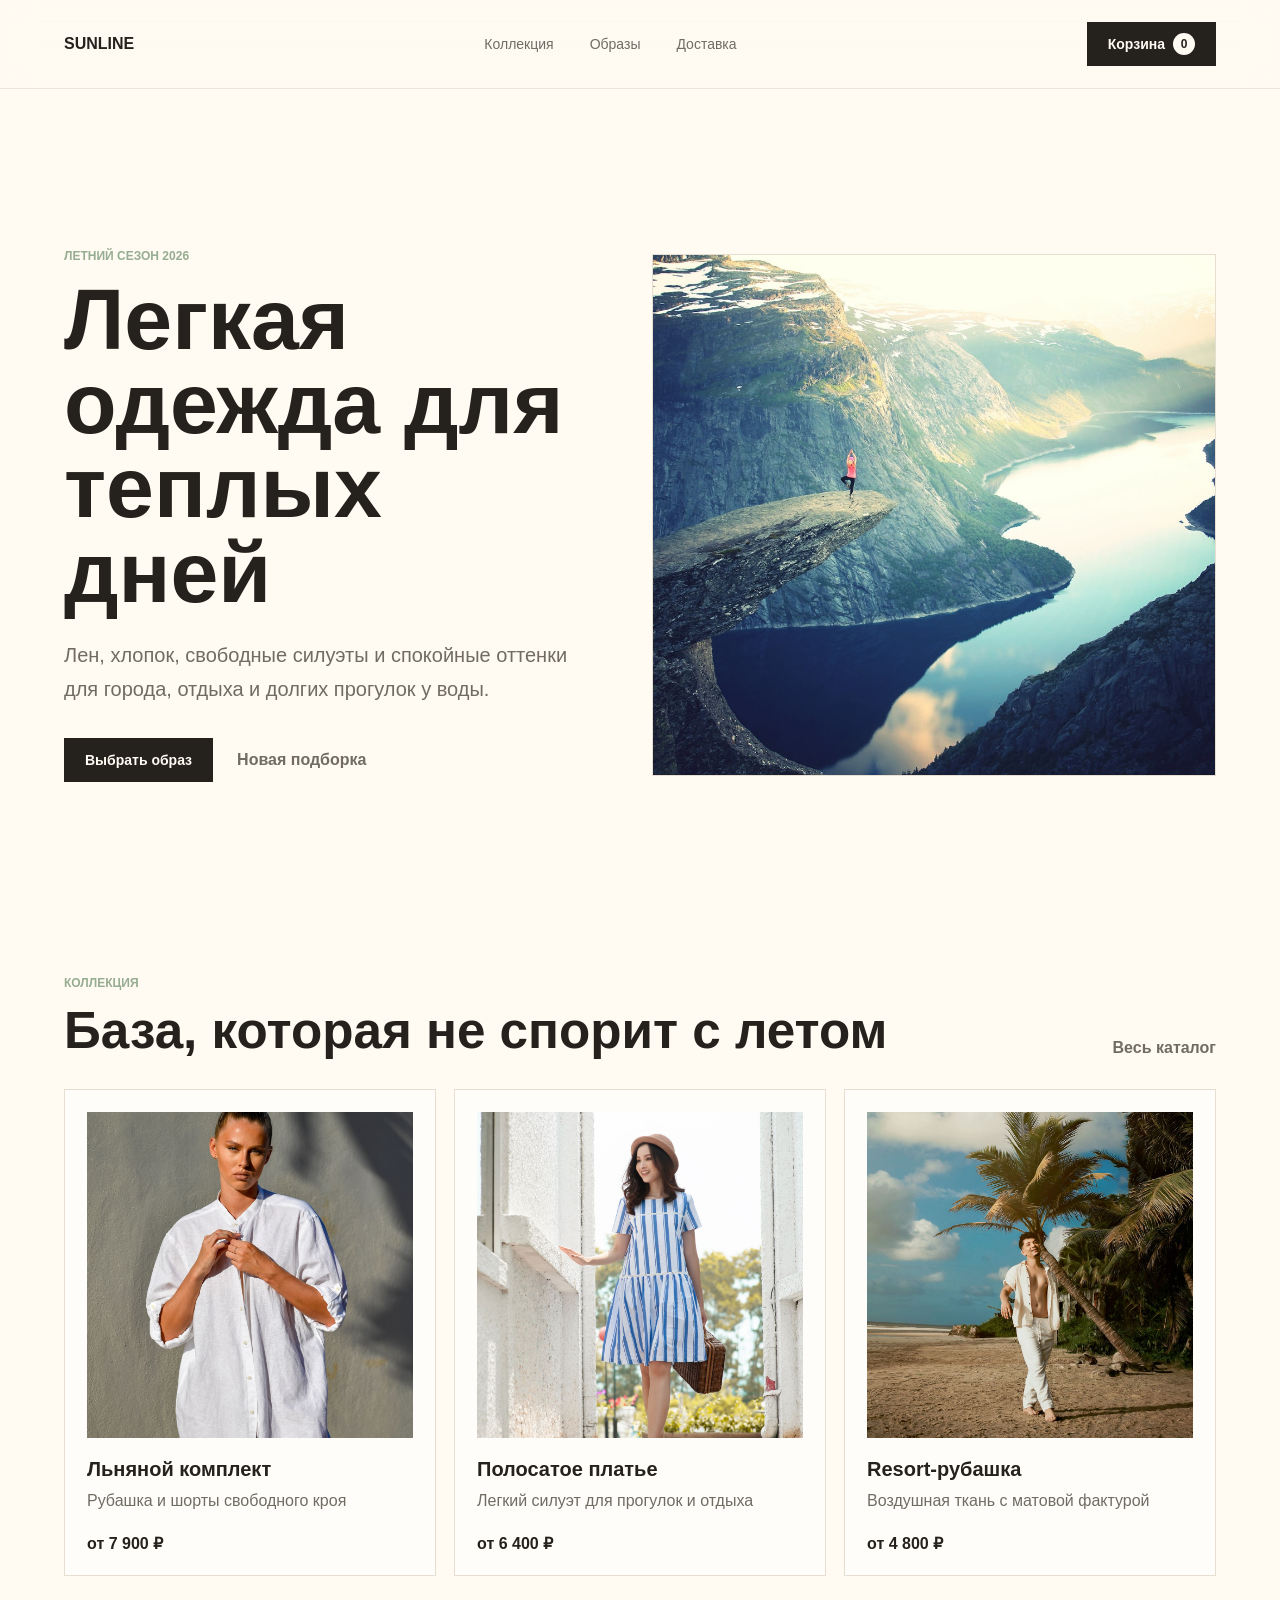
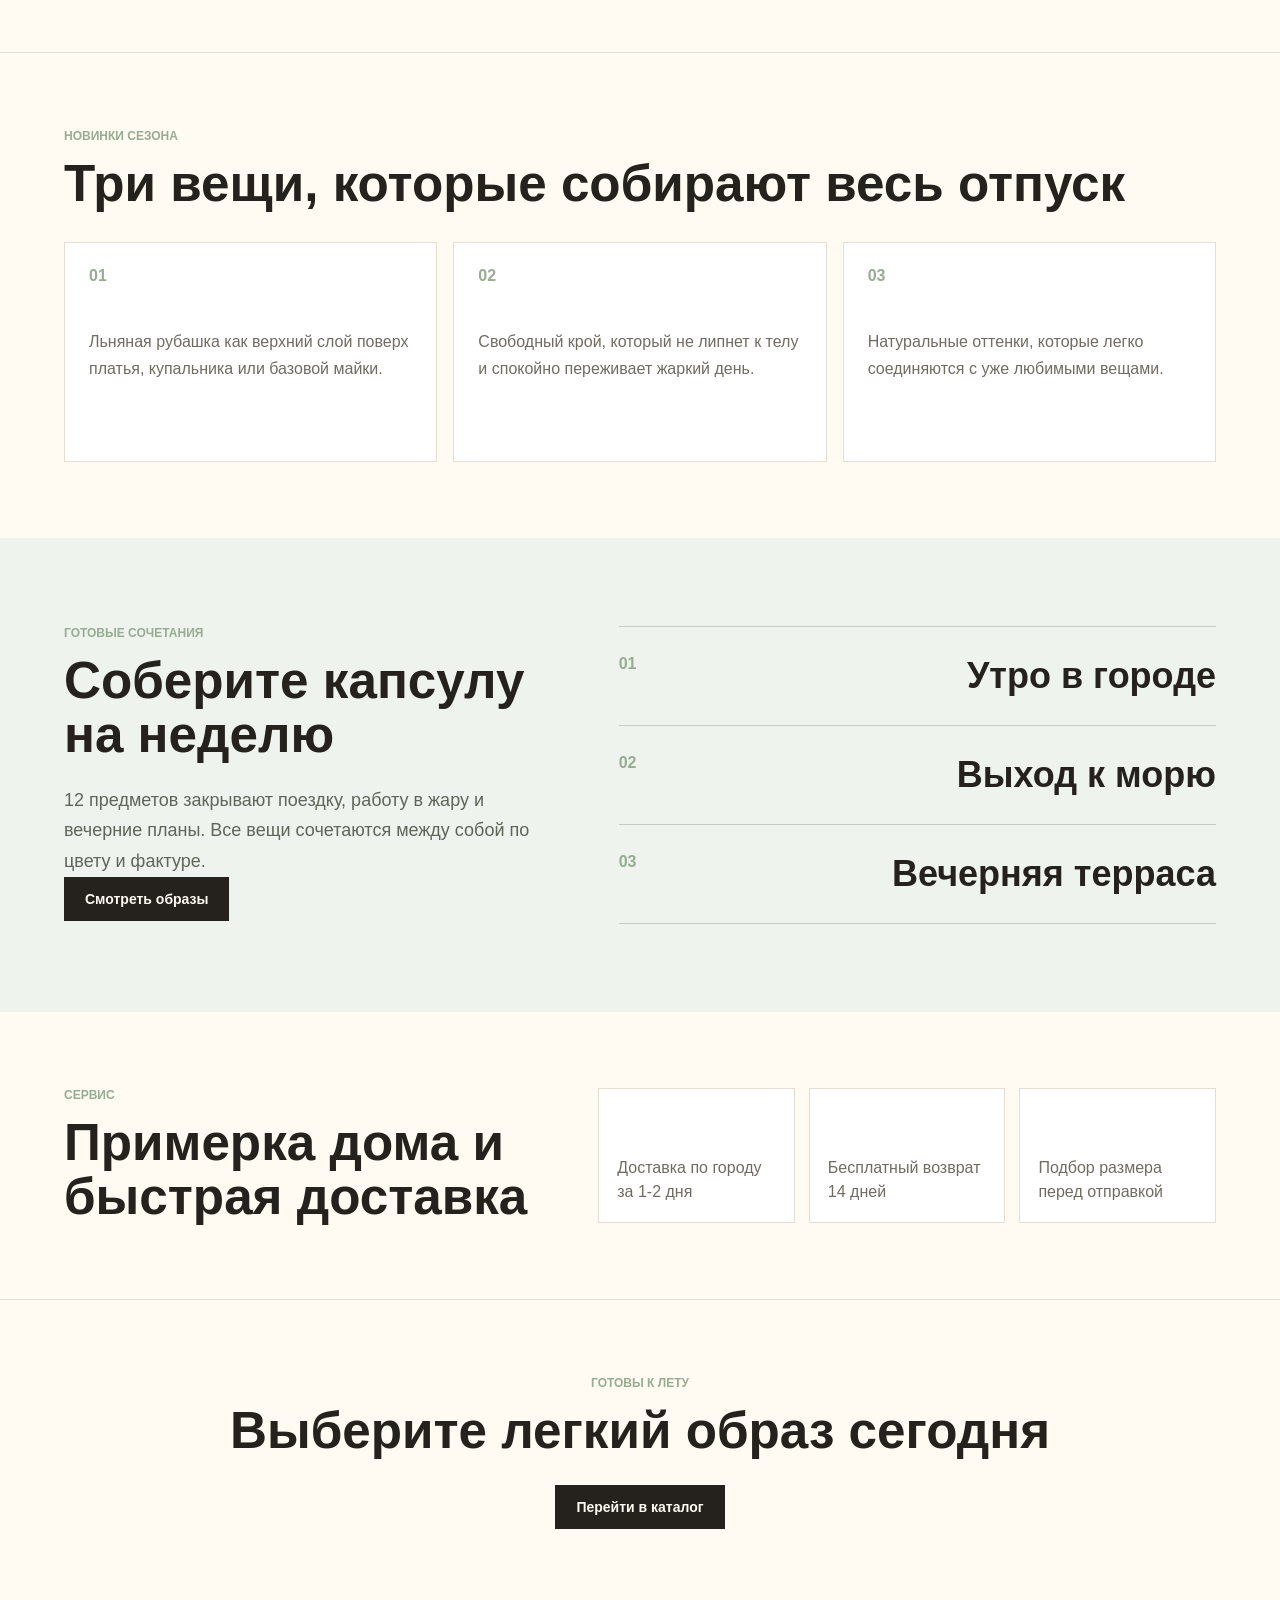
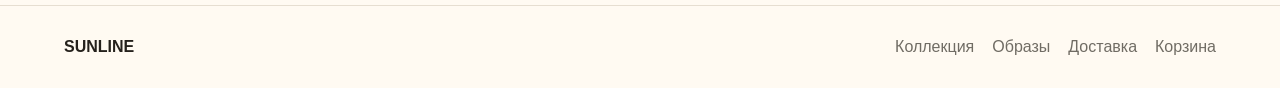
<file: index.html>
<!DOCTYPE html>
<html lang="ru">
<head>
  <meta charset="UTF-8">
  <meta name="viewport" content="width=device-width, initial-scale=1.0">
  <title>SUNLINE — летняя одежда</title>
  <link rel="stylesheet" href="styles.css">
  <script src="script.js" defer></script>
</head>
<body>
  <header class="site-header">
    <a class="brand" href="index.html">SUNLINE</a>
    <nav aria-label="Главная навигация">
      <a href="catalog.html">Коллекция</a>
      <a href="looks.html">Образы</a>
      <a href="delivery.html">Доставка</a>
    </nav>
    <a class="header-action" href="cart.html">Корзина <span data-cart-count>0</span></a>
  </header>

  <main>
    <section class="hero" aria-label="Летняя коллекция одежды">
      <div class="hero-copy">
        <p class="eyebrow">Летний сезон 2026</p>
        <h1>Легкая одежда для теплых дней</h1>
        <p class="lead">Лен, хлопок, свободные силуэты и спокойные оттенки для города, отдыха и долгих прогулок у воды.</p>
        <div class="hero-actions">
          <a class="primary-button" href="catalog.html">Выбрать образ</a>
          <a class="text-link" href="looks.html">Новая подборка</a>
        </div>
      </div>
      <a class="hero-visual" href="catalog.html" aria-label="Перейти в каталог">
        <img src="assets/summer-wardrobe.jpg" alt="Летний образ SUNLINE">
      </a>
    </section>

    <section class="section collection">
      <div class="section-heading">
        <div>
          <p class="eyebrow">Коллекция</p>
          <h2>База, которая не спорит с летом</h2>
        </div>
        <a class="text-link" href="catalog.html">Весь каталог</a>
      </div>
      <div class="product-grid">
        <a class="product-card" href="product-linen.html">
          <img src="assets/linen-set.jpg" alt="Женщина в белой льняной рубашке на летнем курорте">
          <div>
            <h3>Льняной комплект</h3>
            <p>Рубашка и шорты свободного кроя</p>
          </div>
          <span>от 7 900 ₽</span>
        </a>
        <a class="product-card" href="product-dress.html">
          <img src="assets/cotton-dress.jpg" alt="Летнее полосатое платье со шляпой и корзиной">
          <div>
            <h3>Полосатое платье</h3>
            <p>Легкий силуэт для прогулок и отдыха</p>
          </div>
          <span>от 6 400 ₽</span>
        </a>
        <a class="product-card" href="product-shirt.html">
          <img src="assets/resort-shirt.jpg" alt="Мужчина в легкой летней рубашке на пляже">
          <div>
            <h3>Resort-рубашка</h3>
            <p>Воздушная ткань с матовой фактурой</p>
          </div>
          <span>от 4 800 ₽</span>
        </a>
      </div>
    </section>

    <section class="section new-season">
      <div>
        <p class="eyebrow">Новинки сезона</p>
        <h2>Три вещи, которые собирают весь отпуск</h2>
      </div>
      <div class="feature-grid">
        <div>
          <strong>01</strong>
          <p>Льняная рубашка как верхний слой поверх платья, купальника или базовой майки.</p>
        </div>
        <div>
          <strong>02</strong>
          <p>Свободный крой, который не липнет к телу и спокойно переживает жаркий день.</p>
        </div>
        <div>
          <strong>03</strong>
          <p>Натуральные оттенки, которые легко соединяются с уже любимыми вещами.</p>
        </div>
      </div>
    </section>

    <section class="looks">
      <div class="look-copy">
        <p class="eyebrow">Готовые сочетания</p>
        <h2>Соберите капсулу на неделю</h2>
        <p>12 предметов закрывают поездку, работу в жару и вечерние планы. Все вещи сочетаются между собой по цвету и фактуре.</p>
        <a class="primary-button" href="looks.html">Смотреть образы</a>
      </div>
      <div class="look-list">
        <a href="looks.html"><strong>01</strong><span>Утро в городе</span></a>
        <a href="looks.html"><strong>02</strong><span>Выход к морю</span></a>
        <a href="looks.html"><strong>03</strong><span>Вечерняя терраса</span></a>
      </div>
    </section>

    <section class="section service">
      <div>
        <p class="eyebrow">Сервис</p>
        <h2>Примерка дома и быстрая доставка</h2>
      </div>
      <div class="service-grid">
        <a href="delivery.html">Доставка по городу за 1-2 дня</a>
        <a href="delivery.html">Бесплатный возврат 14 дней</a>
        <a href="delivery.html">Подбор размера перед отправкой</a>
      </div>
    </section>

    <section class="section cta">
      <p class="eyebrow">Готовы к лету</p>
      <h2>Выберите легкий образ сегодня</h2>
      <a class="primary-button" href="catalog.html">Перейти в каталог</a>
    </section>
  </main>

  <footer class="site-footer">
    <a class="brand" href="index.html">SUNLINE</a>
    <div>
      <a href="catalog.html">Коллекция</a>
      <a href="looks.html">Образы</a>
      <a href="delivery.html">Доставка</a>
      <a href="cart.html">Корзина</a>
    </div>
  </footer>
</body>
</html>
</file>
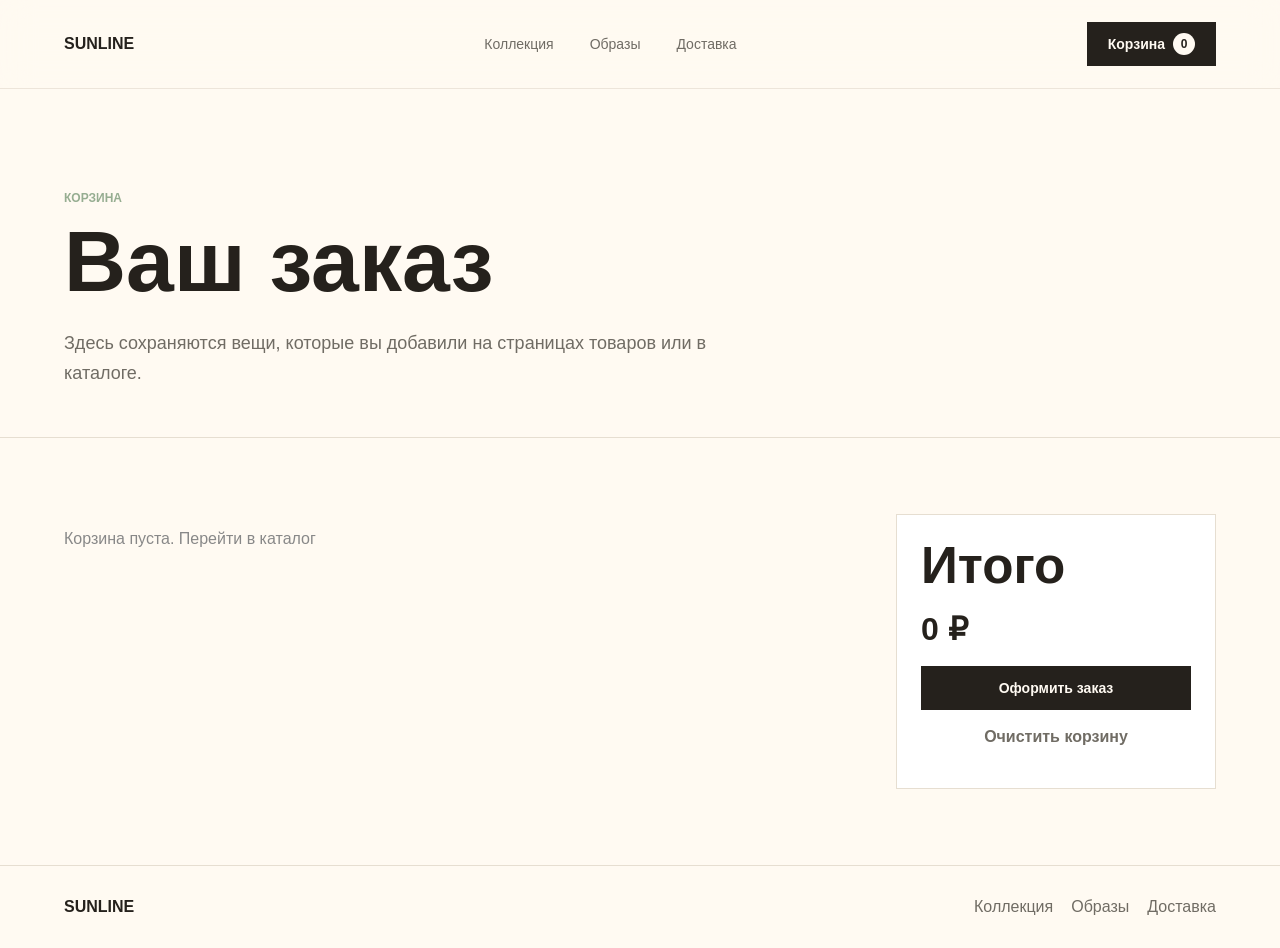
<file: cart.html>
<!DOCTYPE html>
<html lang="ru">
<head>
  <meta charset="UTF-8">
  <meta name="viewport" content="width=device-width, initial-scale=1.0">
  <title>Корзина — SUNLINE</title>
  <link rel="stylesheet" href="styles.css">
  <script src="script.js" defer></script>
</head>
<body>
  <header class="site-header">
    <a class="brand" href="index.html">SUNLINE</a>
    <nav aria-label="Главная навигация">
      <a href="catalog.html">Коллекция</a>
      <a href="looks.html">Образы</a>
      <a href="delivery.html">Доставка</a>
    </nav>
    <a class="header-action" href="cart.html">Корзина <span data-cart-count>0</span></a>
  </header>

  <main>
    <section class="page-hero">
      <p class="eyebrow">Корзина</p>
      <h1>Ваш заказ</h1>
      <p>Здесь сохраняются вещи, которые вы добавили на страницах товаров или в каталоге.</p>
    </section>

    <section class="section cart-layout">
      <div data-cart-items class="cart-items"></div>
      <aside class="cart-summary">
        <h2>Итого</h2>
        <strong data-cart-total>0 ₽</strong>
        <button class="primary-button" type="button" data-checkout>Оформить заказ</button>
        <button class="text-button" type="button" data-clear-cart>Очистить корзину</button>
        <p data-cart-message></p>
      </aside>
    </section>
  </main>

  <footer class="site-footer">
    <a class="brand" href="index.html">SUNLINE</a>
    <div><a href="catalog.html">Коллекция</a><a href="looks.html">Образы</a><a href="delivery.html">Доставка</a></div>
  </footer>
</body>
</html>
</file>
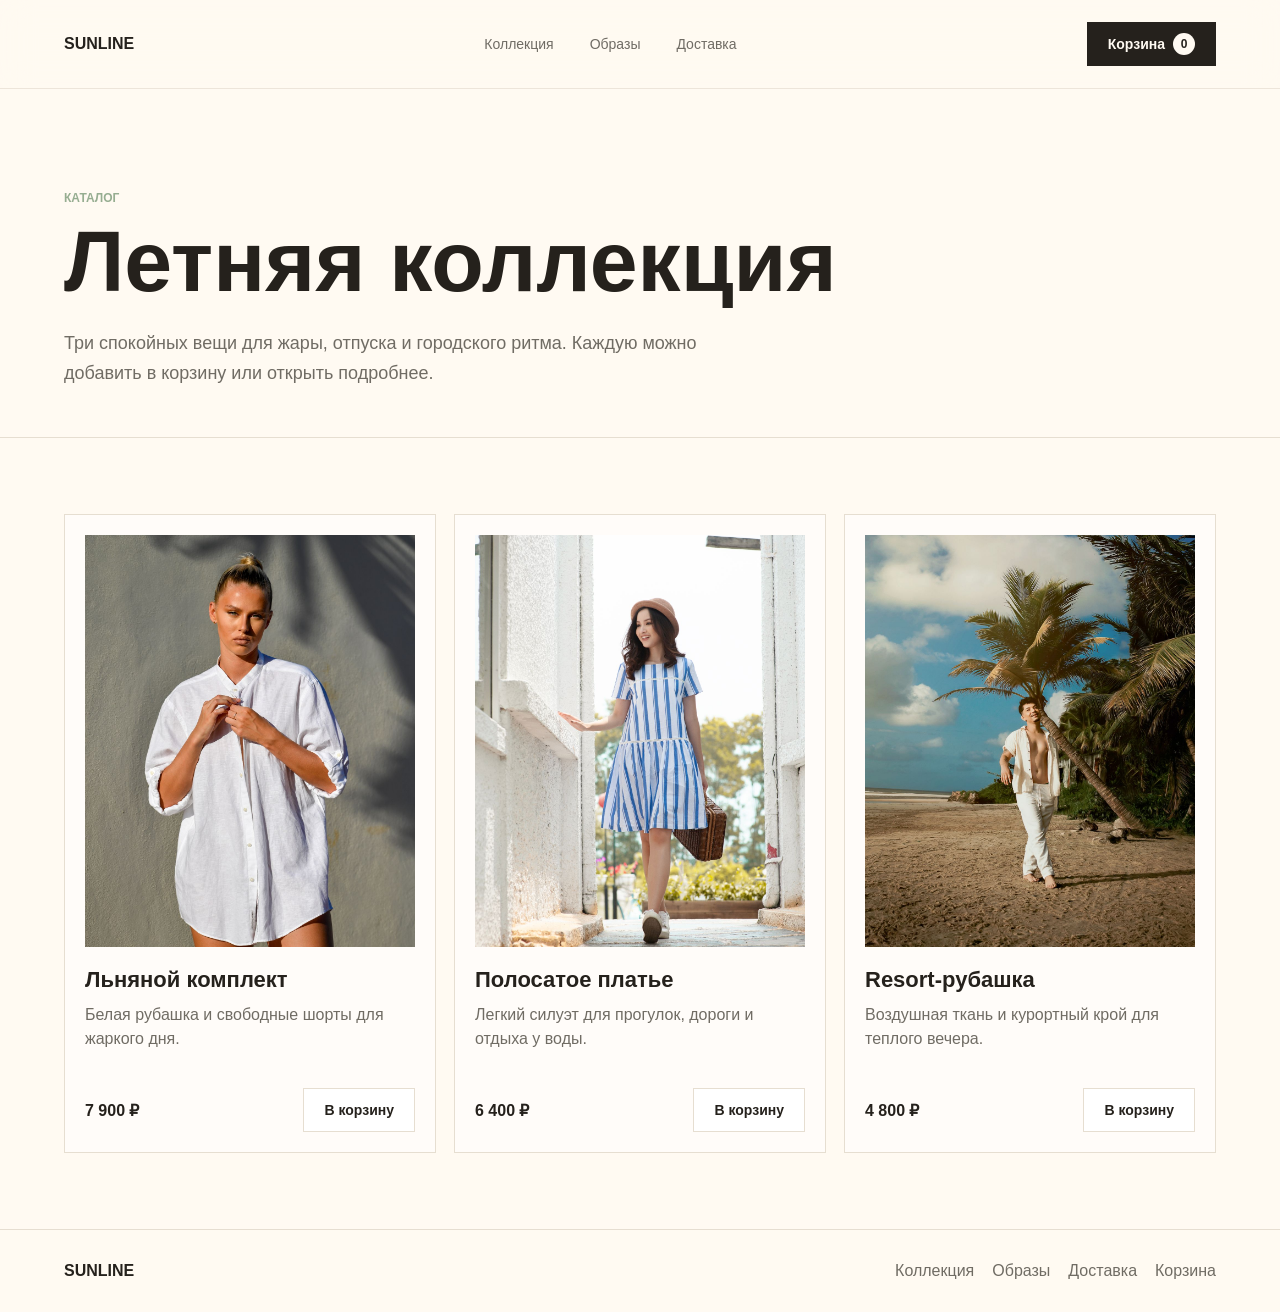
<file: catalog.html>
<!DOCTYPE html>
<html lang="ru">
<head>
  <meta charset="UTF-8">
  <meta name="viewport" content="width=device-width, initial-scale=1.0">
  <title>Каталог — SUNLINE</title>
  <link rel="stylesheet" href="styles.css">
  <script src="script.js" defer></script>
</head>
<body>
  <header class="site-header">
    <a class="brand" href="index.html">SUNLINE</a>
    <nav aria-label="Главная навигация">
      <a href="catalog.html">Коллекция</a>
      <a href="looks.html">Образы</a>
      <a href="delivery.html">Доставка</a>
    </nav>
    <a class="header-action" href="cart.html">Корзина <span data-cart-count>0</span></a>
  </header>

  <main>
    <section class="page-hero">
      <p class="eyebrow">Каталог</p>
      <h1>Летняя коллекция</h1>
      <p>Три спокойных вещи для жары, отпуска и городского ритма. Каждую можно добавить в корзину или открыть подробнее.</p>
    </section>

    <section class="section">
      <div class="catalog-grid">
        <article class="catalog-card">
          <a href="product-linen.html"><img src="assets/linen-set.jpg" alt="Льняной комплект"></a>
          <div>
            <a href="product-linen.html"><h2>Льняной комплект</h2></a>
            <p>Белая рубашка и свободные шорты для жаркого дня.</p>
          </div>
          <div class="card-row">
            <strong>7 900 ₽</strong>
            <button class="secondary-button" type="button" data-add-to-cart="linen">В корзину</button>
          </div>
        </article>
        <article class="catalog-card">
          <a href="product-dress.html"><img src="assets/cotton-dress.jpg" alt="Полосатое платье"></a>
          <div>
            <a href="product-dress.html"><h2>Полосатое платье</h2></a>
            <p>Легкий силуэт для прогулок, дороги и отдыха у воды.</p>
          </div>
          <div class="card-row">
            <strong>6 400 ₽</strong>
            <button class="secondary-button" type="button" data-add-to-cart="dress">В корзину</button>
          </div>
        </article>
        <article class="catalog-card">
          <a href="product-shirt.html"><img src="assets/resort-shirt.jpg" alt="Resort-рубашка"></a>
          <div>
            <a href="product-shirt.html"><h2>Resort-рубашка</h2></a>
            <p>Воздушная ткань и курортный крой для теплого вечера.</p>
          </div>
          <div class="card-row">
            <strong>4 800 ₽</strong>
            <button class="secondary-button" type="button" data-add-to-cart="shirt">В корзину</button>
          </div>
        </article>
      </div>
    </section>
  </main>

  <footer class="site-footer">
    <a class="brand" href="index.html">SUNLINE</a>
    <div>
      <a href="catalog.html">Коллекция</a>
      <a href="looks.html">Образы</a>
      <a href="delivery.html">Доставка</a>
      <a href="cart.html">Корзина</a>
    </div>
  </footer>
</body>
</html>
</file>
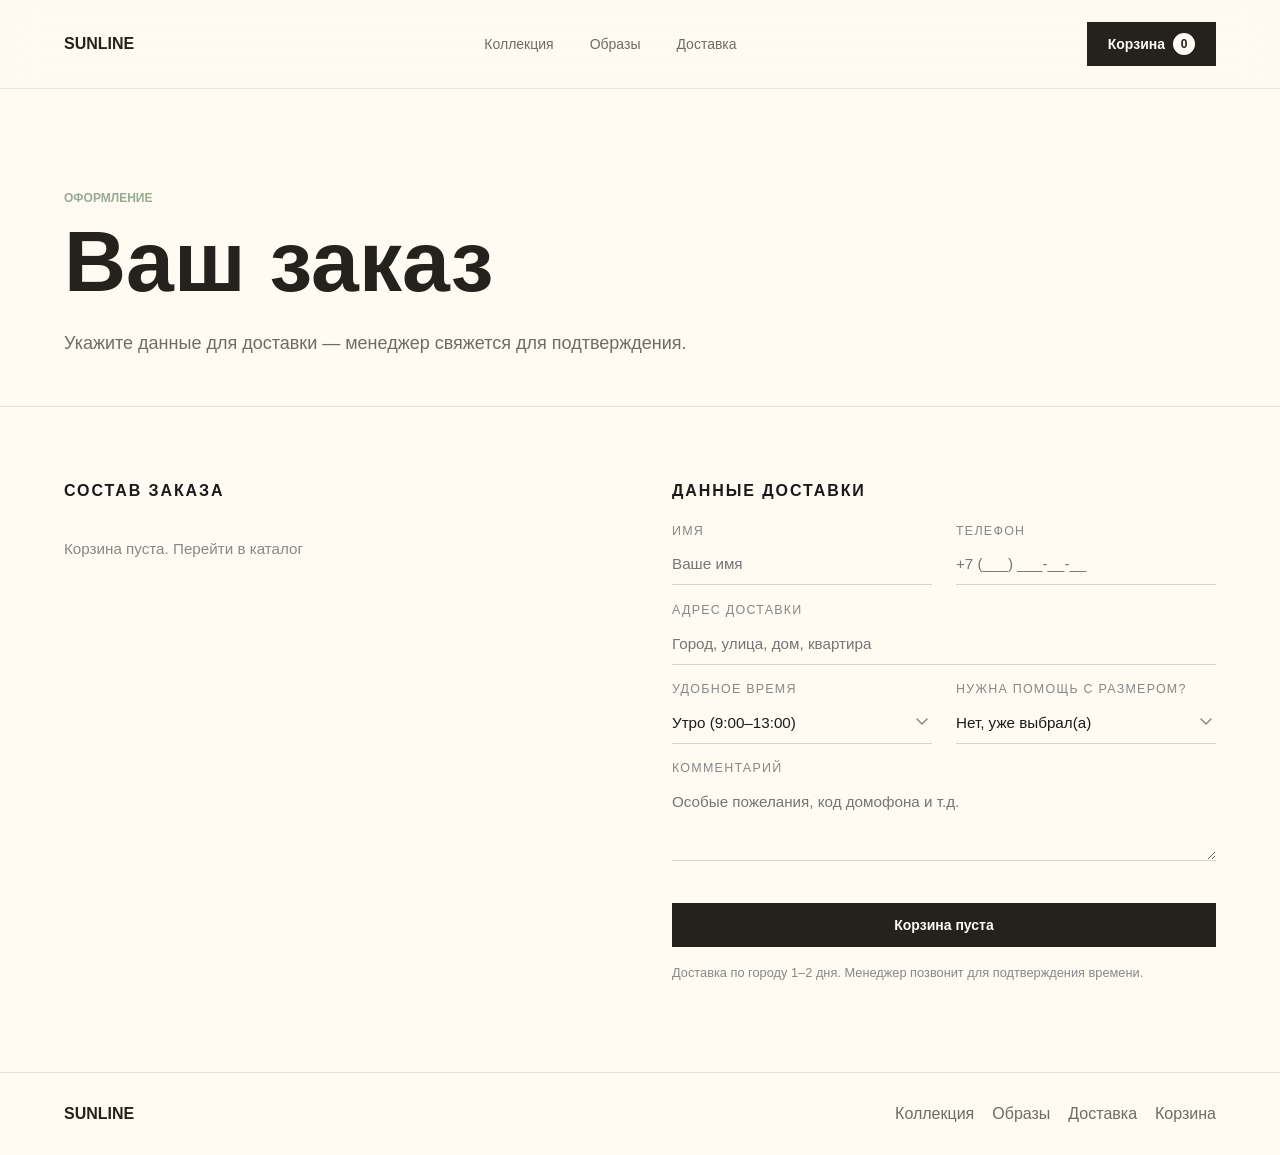
<file: checkout.html>
<!DOCTYPE html>
<html lang="ru">
<head>
  <meta charset="UTF-8">
  <meta name="viewport" content="width=device-width, initial-scale=1.0">
  <title>Оформление заказа — SUNLINE</title>
  <link rel="stylesheet" href="styles.css">
  <script src="script.js" defer></script>
  <style>
    /* ── Checkout-specific styles ── */
    .checkout-grid {
      display: grid;
      grid-template-columns: 1fr 1fr;
      gap: 4rem;
      align-items: start;
    }
    @media (max-width: 768px) {
      .checkout-grid { grid-template-columns: 1fr; gap: 2rem; }
    }

    /* Order summary */
    .order-summary-block h2 {
      font-size: 1rem;
      text-transform: uppercase;
      letter-spacing: 0.12em;
      margin-bottom: 1.5rem;
      color: var(--color-text, #1a1a1a);
    }
    .order-line {
      display: flex;
      justify-content: space-between;
      align-items: baseline;
      padding: 0.75rem 0;
      border-bottom: 1px solid var(--color-border, #e8e4df);
      font-size: 0.95rem;
    }
    .order-line:last-of-type { border-bottom: none; }
    .order-line-name { color: var(--color-text, #1a1a1a); }
    .order-line-qty { color: var(--color-muted, #888); font-size: 0.85rem; margin-left: 0.5rem; }
    .order-line-price { font-weight: 500; }
    .order-total-row {
      display: flex;
      justify-content: space-between;
      padding-top: 1.25rem;
      margin-top: 0.5rem;
      border-top: 2px solid var(--color-text, #1a1a1a);
      font-size: 1.1rem;
      font-weight: 600;
    }
    .empty-order-msg {
      color: var(--color-muted, #888);
      font-size: 0.95rem;
      padding: 1rem 0;
    }

    /* Form */
    .checkout-form-block h2 {
      font-size: 1rem;
      text-transform: uppercase;
      letter-spacing: 0.12em;
      margin-bottom: 1.5rem;
      color: var(--color-text, #1a1a1a);
    }
    .form-group {
      display: flex;
      flex-direction: column;
      gap: 0.35rem;
      margin-bottom: 1.1rem;
    }
    .form-group label {
      font-size: 0.78rem;
      text-transform: uppercase;
      letter-spacing: 0.1em;
      color: var(--color-muted, #888);
    }
    .form-group input,
    .form-group select,
    .form-group textarea {
      width: 100%;
      padding: 0.75rem 0;
      border: none;
      border-bottom: 1.5px solid var(--color-border, #d8d3cc);
      background: transparent;
      font-family: inherit;
      font-size: 0.95rem;
      color: var(--color-text, #1a1a1a);
      outline: none;
      transition: border-color 0.2s;
      appearance: none;
      -webkit-appearance: none;
      border-radius: 0;
    }
    .form-group input:focus,
    .form-group select:focus,
    .form-group textarea:focus {
      border-bottom-color: var(--color-text, #1a1a1a);
    }
    .form-group textarea {
      resize: vertical;
      min-height: 80px;
    }
    .form-group select {
      cursor: pointer;
      background-image: url("data:image/svg+xml,%3Csvg xmlns='http://www.w3.org/2000/svg' width='12' height='8' viewBox='0 0 12 8'%3E%3Cpath d='M1 1l5 5 5-5' stroke='%23888' stroke-width='1.5' fill='none' stroke-linecap='round'/%3E%3C/svg%3E");
      background-repeat: no-repeat;
      background-position: right 4px center;
      padding-right: 1.5rem;
    }
    .form-row {
      display: grid;
      grid-template-columns: 1fr 1fr;
      gap: 1.5rem;
    }
    @media (max-width: 480px) { .form-row { grid-template-columns: 1fr; } }

    .checkout-submit {
      margin-top: 1.5rem;
      width: 100%;
    }
    .checkout-note {
      margin-top: 1rem;
      font-size: 0.8rem;
      color: var(--color-muted, #888);
      line-height: 1.6;
    }

    /* Success state */
    .checkout-success {
      display: none;
      text-align: center;
      padding: 3rem 1rem;
    }
    .checkout-success .success-icon {
      font-size: 2.5rem;
      margin-bottom: 1rem;
    }
    .checkout-success h2 {
      margin-bottom: 0.75rem;
    }
    .checkout-success p {
      color: var(--color-muted, #888);
      margin-bottom: 1.5rem;
    }
  </style>
</head>
<body>

  <header class="site-header">
    <a class="brand" href="index.html">SUNLINE</a>
    <nav aria-label="Главная навигация">
      <a href="catalog.html">Коллекция</a>
      <a href="looks.html">Образы</a>
      <a href="delivery.html">Доставка</a>
    </nav>
    <a class="header-action" href="cart.html">Корзина <span data-cart-count>0</span></a>
  </header>

  <main>
    <section class="page-hero">
      <p class="eyebrow">Оформление</p>
      <h1>Ваш заказ</h1>
      <p>Укажите данные для доставки — менеджер свяжется для подтверждения.</p>
    </section>

    <section class="section">
      <!-- Success message (shown after submit) -->
      <div class="checkout-success" id="checkout-success">
        <div class="success-icon">✓</div>
        <h2>Заказ принят</h2>
        <p>Мы получили ваш заказ и свяжемся с вами для подтверждения.</p>
        <a href="catalog.html" class="primary-button">Вернуться в каталог</a>
      </div>

      <!-- Checkout layout -->
      <div class="checkout-grid" id="checkout-layout">

        <!-- Left: order summary -->
        <div class="order-summary-block">
          <h2>Состав заказа</h2>
          <div id="order-summary-lines">
            <p class="empty-order-msg">Корзина пуста. <a href="catalog.html">Перейти в каталог</a></p>
          </div>
          <div class="order-total-row" id="order-total-row" style="display:none">
            <span>Итого</span>
            <span id="order-total-amount">0 ₽</span>
          </div>
        </div>

        <!-- Right: form -->
        <div class="checkout-form-block">
          <h2>Данные доставки</h2>

          <form id="checkout-form" action="https://formspree.io/f/YOUR_FORM_ID" method="POST">
            <!-- Hidden field: serialized cart -->
            <input type="hidden" name="order_details" id="hidden-order">
            <input type="hidden" name="_subject" value="Новый заказ — SUNLINE">
            <!-- Honeypot anti-spam -->
            <input type="text" name="_gotcha" style="display:none">

            <div class="form-row">
              <div class="form-group">
                <label for="checkout-name">Имя</label>
                <input type="text" id="checkout-name" name="name" placeholder="Ваше имя" required autocomplete="given-name">
              </div>
              <div class="form-group">
                <label for="checkout-phone">Телефон</label>
                <input type="tel" id="checkout-phone" name="phone" placeholder="+7 (___) ___-__-__" required autocomplete="tel">
              </div>
            </div>

            <div class="form-group">
              <label for="checkout-address">Адрес доставки</label>
              <input type="text" id="checkout-address" name="address" placeholder="Город, улица, дом, квартира" required autocomplete="street-address">
            </div>

            <div class="form-row">
              <div class="form-group">
                <label for="checkout-time">Удобное время</label>
                <select id="checkout-time" name="delivery_time">
                  <option value="Утро 9:00–13:00">Утро (9:00–13:00)</option>
                  <option value="День 13:00–18:00">День (13:00–18:00)</option>
                  <option value="Вечер 18:00–21:00">Вечер (18:00–21:00)</option>
                  <option value="Любое">Любое удобное</option>
                </select>
              </div>
              <div class="form-group">
                <label for="checkout-size">Нужна помощь с размером?</label>
                <select id="checkout-size" name="size_help">
                  <option value="Нет">Нет, уже выбрал(а)</option>
                  <option value="Да">Да, уточните у менеджера</option>
                </select>
              </div>
            </div>

            <div class="form-group">
              <label for="checkout-comment">Комментарий</label>
              <textarea id="checkout-comment" name="comment" placeholder="Особые пожелания, код домофона и т.д."></textarea>
            </div>

            <button type="submit" class="primary-button checkout-submit" id="submit-btn">Подтвердить заказ</button>
            <p class="checkout-note">Доставка по городу 1–2 дня. Менеджер позвонит для подтверждения времени.</p>
          </form>
        </div>

      </div>
    </section>
  </main>

  <footer class="site-footer">
    <a class="brand" href="index.html">SUNLINE</a>
    <div>
      <a href="catalog.html">Коллекция</a>
      <a href="looks.html">Образы</a>
      <a href="delivery.html">Доставка</a>
      <a href="cart.html">Корзина</a>
    </div>
  </footer>

  <script>
    (function () {
      // ── Read cart from localStorage ──
      const cart = JSON.parse(localStorage.getItem('cart') || '[]');
      const summaryEl = document.getElementById('order-summary-lines');
      const totalRow = document.getElementById('order-total-row');
      const totalAmountEl = document.getElementById('order-total-amount');
      const hiddenOrder = document.getElementById('hidden-order');
      const form = document.getElementById('checkout-form');
      const submitBtn = document.getElementById('submit-btn');
      const successEl = document.getElementById('checkout-success');
      const layoutEl = document.getElementById('checkout-layout');

      if (cart.length === 0) {
        // Empty cart — disable form
        submitBtn.disabled = true;
        submitBtn.textContent = 'Корзина пуста';
      } else {
        // Build summary lines
        const lines = [];
        let total = 0;
        summaryEl.innerHTML = '';

        cart.forEach(item => {
          const price = item.price * (item.qty || 1);
          total += price;
          lines.push(`${item.name} x${item.qty || 1} — ${price.toLocaleString('ru-RU')} ₽`);

          const div = document.createElement('div');
          div.className = 'order-line';
          div.innerHTML = `
            <span class="order-line-name">${item.name}<span class="order-line-qty">× ${item.qty || 1}</span></span>
            <span class="order-line-price">${price.toLocaleString('ru-RU')} ₽</span>
          `;
          summaryEl.appendChild(div);
        });

        totalAmountEl.textContent = total.toLocaleString('ru-RU') + ' ₽';
        totalRow.style.display = 'flex';
        hiddenOrder.value = lines.join('\n') + `\nИТОГО: ${total.toLocaleString('ru-RU')} ₽`;
      }

      // ── Handle form submission ──
      form.addEventListener('submit', async function (e) {
        e.preventDefault();
        submitBtn.disabled = true;
        submitBtn.textContent = 'Отправляем...';

        const data = new FormData(form);

        try {
          const res = await fetch(form.action, {
            method: 'POST',
            body: data,
            headers: { Accept: 'application/json' }
          });

          if (res.ok) {
            // Clear cart
            localStorage.removeItem('cart');
            // Show success
            layoutEl.style.display = 'none';
            successEl.style.display = 'block';
            // Update cart counter
            const counter = document.querySelector('[data-cart-count]');
            if (counter) counter.textContent = '0';
          } else {
            submitBtn.disabled = false;
            submitBtn.textContent = 'Подтвердить заказ';
            alert('Не удалось отправить заказ. Пожалуйста, попробуйте ещё раз или свяжитесь с нами напрямую.');
          }
        } catch {
          submitBtn.disabled = false;
          submitBtn.textContent = 'Подтвердить заказ';
          alert('Ошибка соединения. Проверьте интернет и попробуйте снова.');
        }
      });
    })();
  </script>

</body>
</html>
</file>
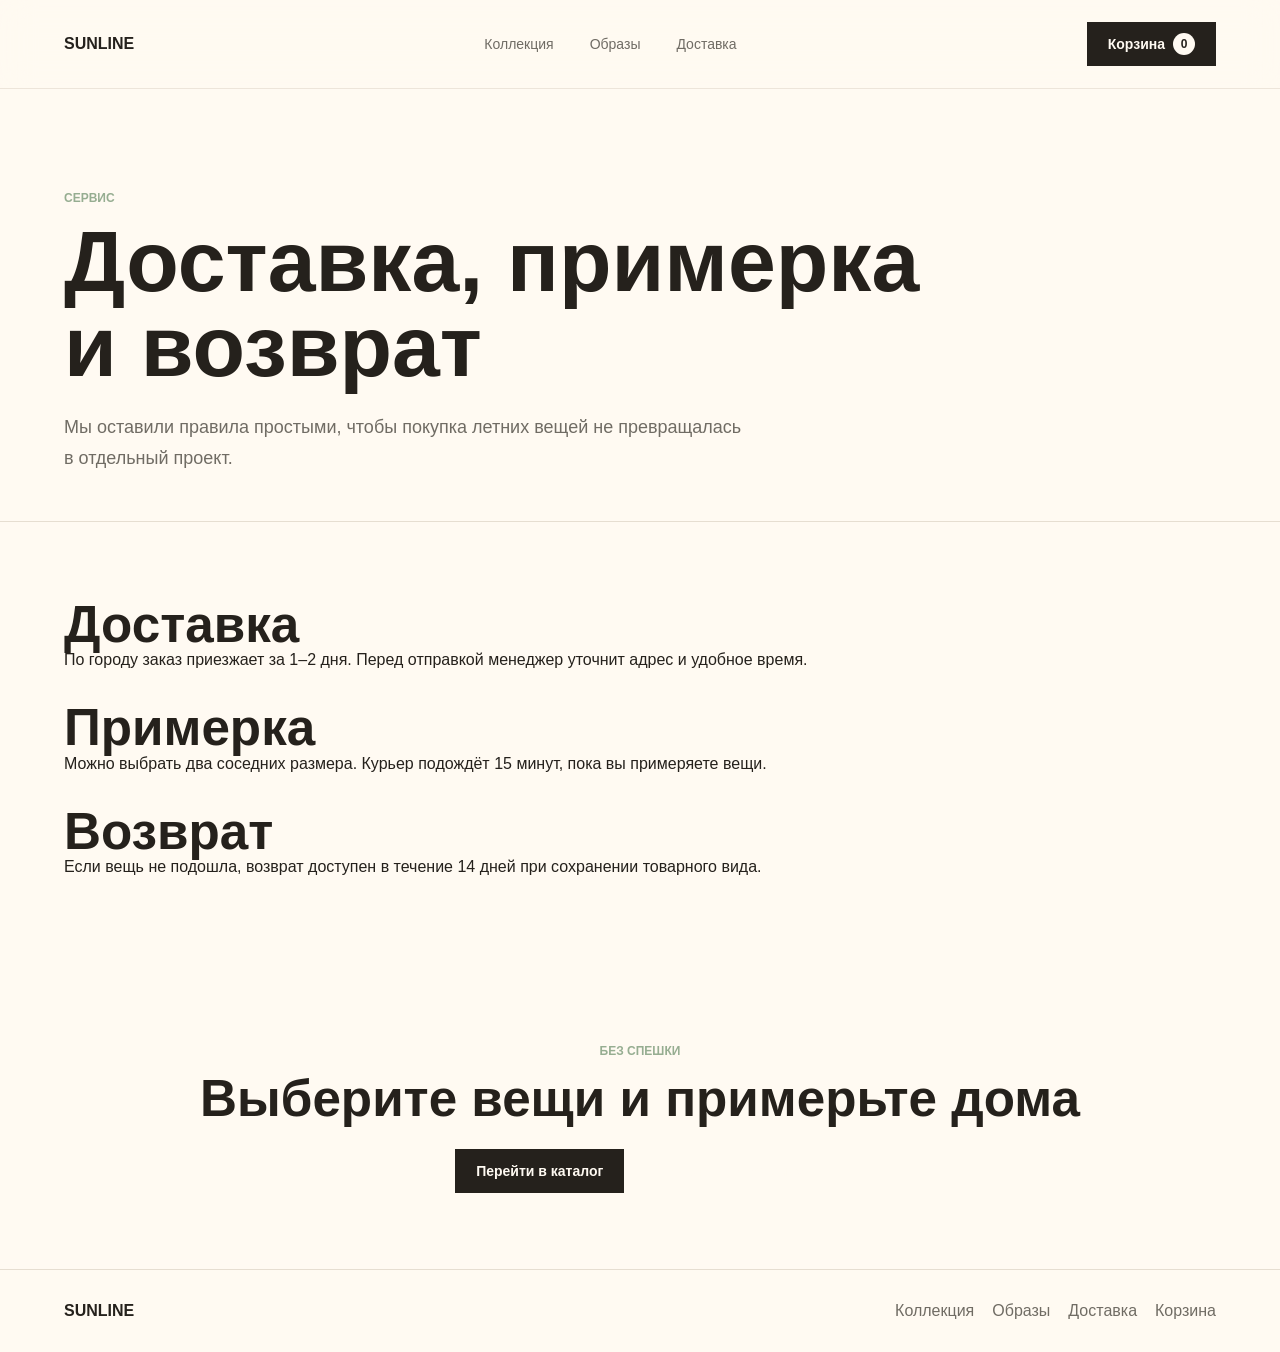
<file: delivery.html>
<!DOCTYPE html>
<html lang="ru">
<head>
  <meta charset="UTF-8">
  <meta name="viewport" content="width=device-width, initial-scale=1.0">
  <title>Доставка — SUNLINE</title>
  <link rel="stylesheet" href="styles.css">
  <script src="script.js" defer></script>
</head>
<body>

  <header class="site-header">
    <a class="brand" href="index.html">SUNLINE</a>
    <nav aria-label="Главная навигация">
      <a href="catalog.html">Коллекция</a>
      <a href="looks.html">Образы</a>
      <a href="delivery.html">Доставка</a>
    </nav>
    <a class="header-action" href="cart.html">Корзина <span data-cart-count>0</span></a>
  </header>

  <main>
    <section class="page-hero">
      <p class="eyebrow">Сервис</p>
      <h1>Доставка, примерка и возврат</h1>
      <p>Мы оставили правила простыми, чтобы покупка летних вещей не превращалась в отдельный проект.</p>
    </section>

    <section class="section">
      <h2>Доставка</h2>
      <p>По городу заказ приезжает за 1–2 дня. Перед отправкой менеджер уточнит адрес и удобное время.</p>

      <h2 style="margin-top:2rem">Примерка</h2>
      <p>Можно выбрать два соседних размера. Курьер подождёт 15 минут, пока вы примеряете вещи.</p>

      <h2 style="margin-top:2rem">Возврат</h2>
      <p>Если вещь не подошла, возврат доступен в течение 14 дней при сохранении товарного вида.</p>
    </section>

    <section class="section" style="text-align:center">
      <p class="eyebrow">Без спешки</p>
      <h2>Выберите вещи и примерьте дома</h2>
      <div style="display:flex;gap:1rem;justify-content:center;flex-wrap:wrap;margin-top:1.5rem">
        <a href="catalog.html" class="primary-button">Перейти в каталог</a>
        <a href="cart.html" class="primary-button" style="background:transparent;border:1.5px solid currentColor">Посмотреть корзину</a>
      </div>
    </section>
  </main>

  <footer class="site-footer">
    <a class="brand" href="index.html">SUNLINE</a>
    <div>
      <a href="catalog.html">Коллекция</a>
      <a href="looks.html">Образы</a>
      <a href="delivery.html">Доставка</a>
      <a href="cart.html">Корзина</a>
    </div>
  </footer>

</body>
</html>
</file>
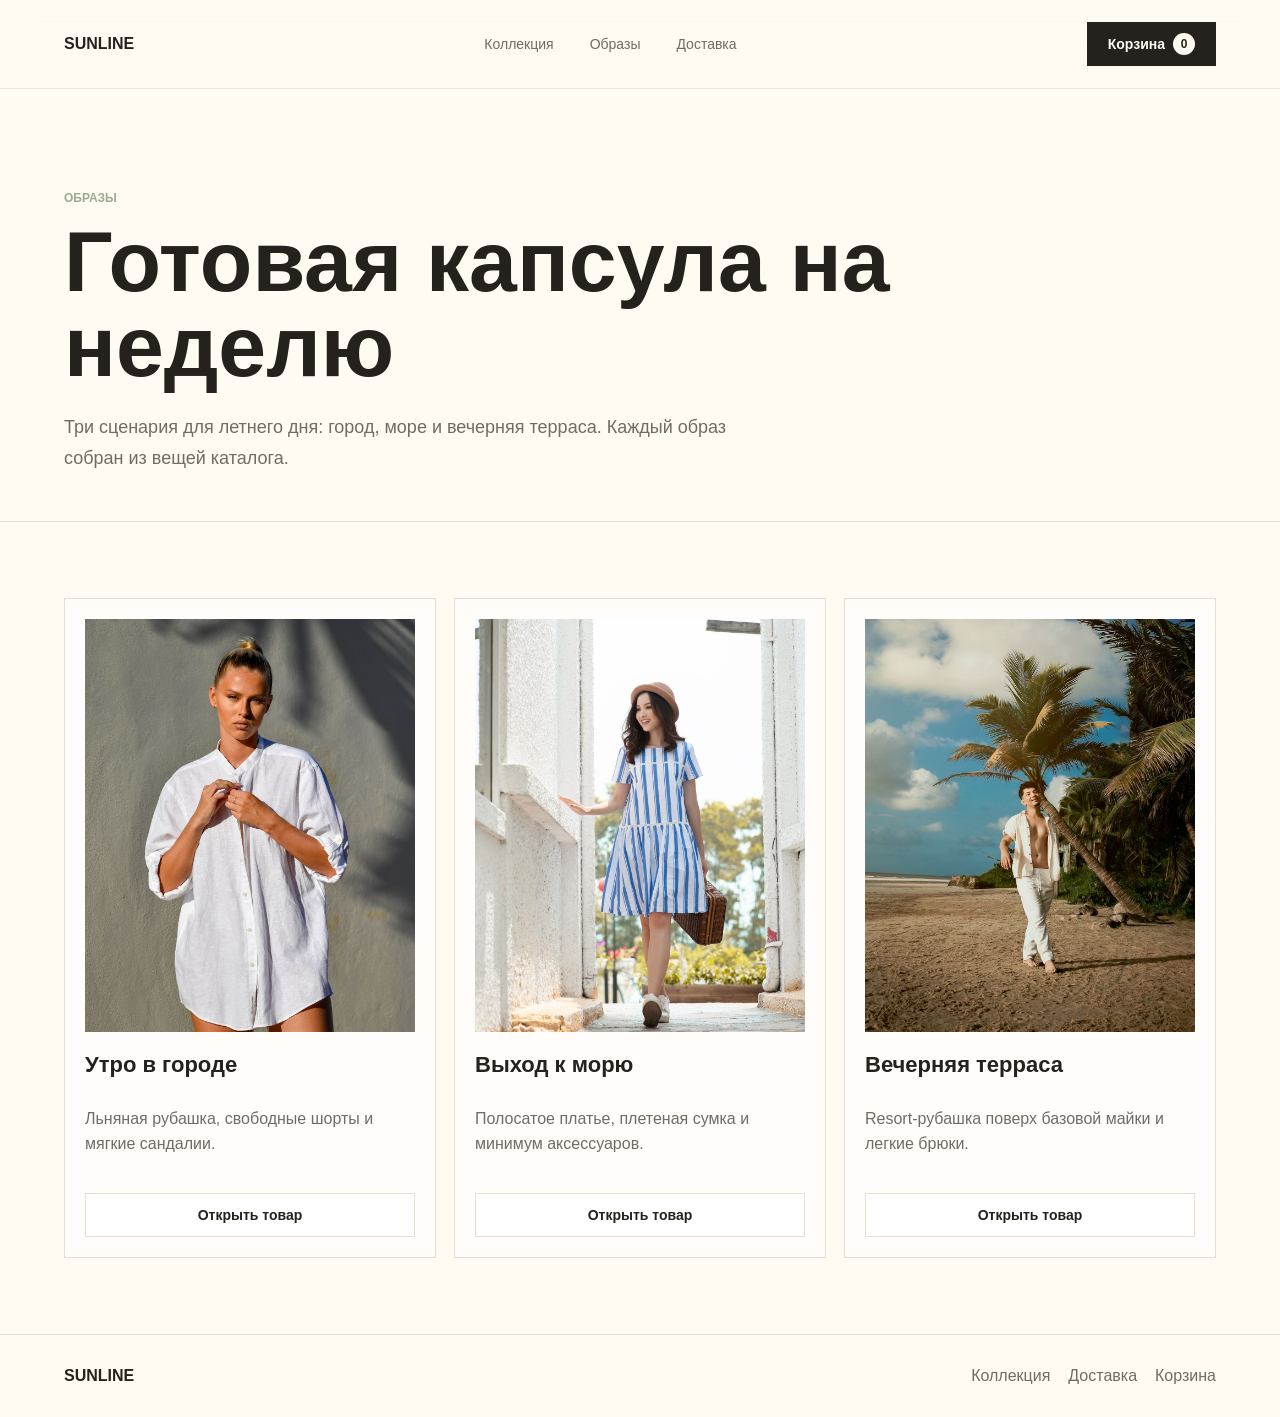
<file: looks.html>
<!DOCTYPE html>
<html lang="ru">
<head>
  <meta charset="UTF-8">
  <meta name="viewport" content="width=device-width, initial-scale=1.0">
  <title>Образы — SUNLINE</title>
  <link rel="stylesheet" href="styles.css">
  <script src="script.js" defer></script>
</head>
<body>
  <header class="site-header">
    <a class="brand" href="index.html">SUNLINE</a>
    <nav aria-label="Главная навигация">
      <a href="catalog.html">Коллекция</a>
      <a href="looks.html">Образы</a>
      <a href="delivery.html">Доставка</a>
    </nav>
    <a class="header-action" href="cart.html">Корзина <span data-cart-count>0</span></a>
  </header>

  <main>
    <section class="page-hero">
      <p class="eyebrow">Образы</p>
      <h1>Готовая капсула на неделю</h1>
      <p>Три сценария для летнего дня: город, море и вечерняя терраса. Каждый образ собран из вещей каталога.</p>
    </section>

    <section class="section lookbook-grid">
      <article>
        <img src="assets/linen-set.jpg" alt="Утренний городской образ">
        <h2>Утро в городе</h2>
        <p>Льняная рубашка, свободные шорты и мягкие сандалии.</p>
        <a class="secondary-button" href="product-linen.html">Открыть товар</a>
      </article>
      <article>
        <img src="assets/cotton-dress.jpg" alt="Образ для выхода к морю">
        <h2>Выход к морю</h2>
        <p>Полосатое платье, плетеная сумка и минимум аксессуаров.</p>
        <a class="secondary-button" href="product-dress.html">Открыть товар</a>
      </article>
      <article>
        <img src="assets/resort-shirt.jpg" alt="Вечерний летний образ">
        <h2>Вечерняя терраса</h2>
        <p>Resort-рубашка поверх базовой майки и легкие брюки.</p>
        <a class="secondary-button" href="product-shirt.html">Открыть товар</a>
      </article>
    </section>
  </main>

  <footer class="site-footer">
    <a class="brand" href="index.html">SUNLINE</a>
    <div><a href="catalog.html">Коллекция</a><a href="delivery.html">Доставка</a><a href="cart.html">Корзина</a></div>
  </footer>
</body>
</html>
</file>
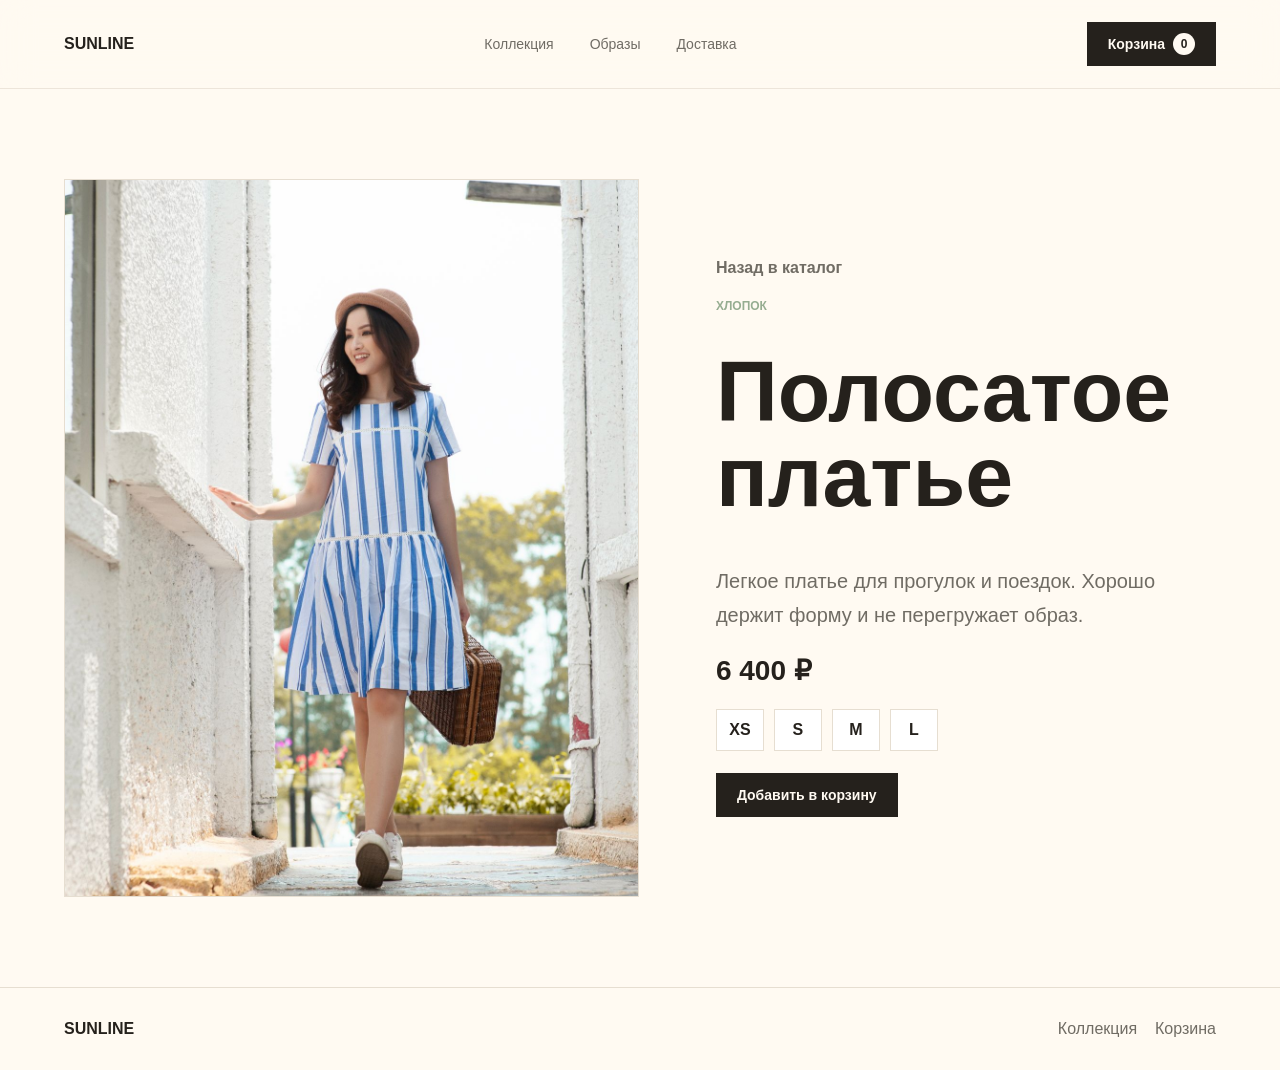
<file: product-dress.html>
<!DOCTYPE html>
<html lang="ru">
<head>
  <meta charset="UTF-8">
  <meta name="viewport" content="width=device-width, initial-scale=1.0">
  <title>Полосатое платье — SUNLINE</title>
  <link rel="stylesheet" href="styles.css">
  <script src="script.js" defer></script>
</head>
<body>
  <header class="site-header">
    <a class="brand" href="index.html">SUNLINE</a>
    <nav aria-label="Главная навигация">
      <a href="catalog.html">Коллекция</a>
      <a href="looks.html">Образы</a>
      <a href="delivery.html">Доставка</a>
    </nav>
    <a class="header-action" href="cart.html">Корзина <span data-cart-count>0</span></a>
  </header>

  <main>
    <section class="product-page">
      <img src="assets/cotton-dress.jpg" alt="Полосатое платье">
      <div class="product-info">
        <a class="text-link" href="catalog.html">Назад в каталог</a>
        <p class="eyebrow">Хлопок</p>
        <h1>Полосатое платье</h1>
        <p class="lead">Легкое платье для прогулок и поездок. Хорошо держит форму и не перегружает образ.</p>
        <strong class="product-price">6 400 ₽</strong>
        <div class="size-row" aria-label="Размеры">
          <span>XS</span><span>S</span><span>M</span><span>L</span>
        </div>
        <button class="primary-button" type="button" data-add-to-cart="dress">Добавить в корзину</button>
      </div>
    </section>
  </main>

  <footer class="site-footer">
    <a class="brand" href="index.html">SUNLINE</a>
    <div><a href="catalog.html">Коллекция</a><a href="cart.html">Корзина</a></div>
  </footer>
</body>
</html>
</file>
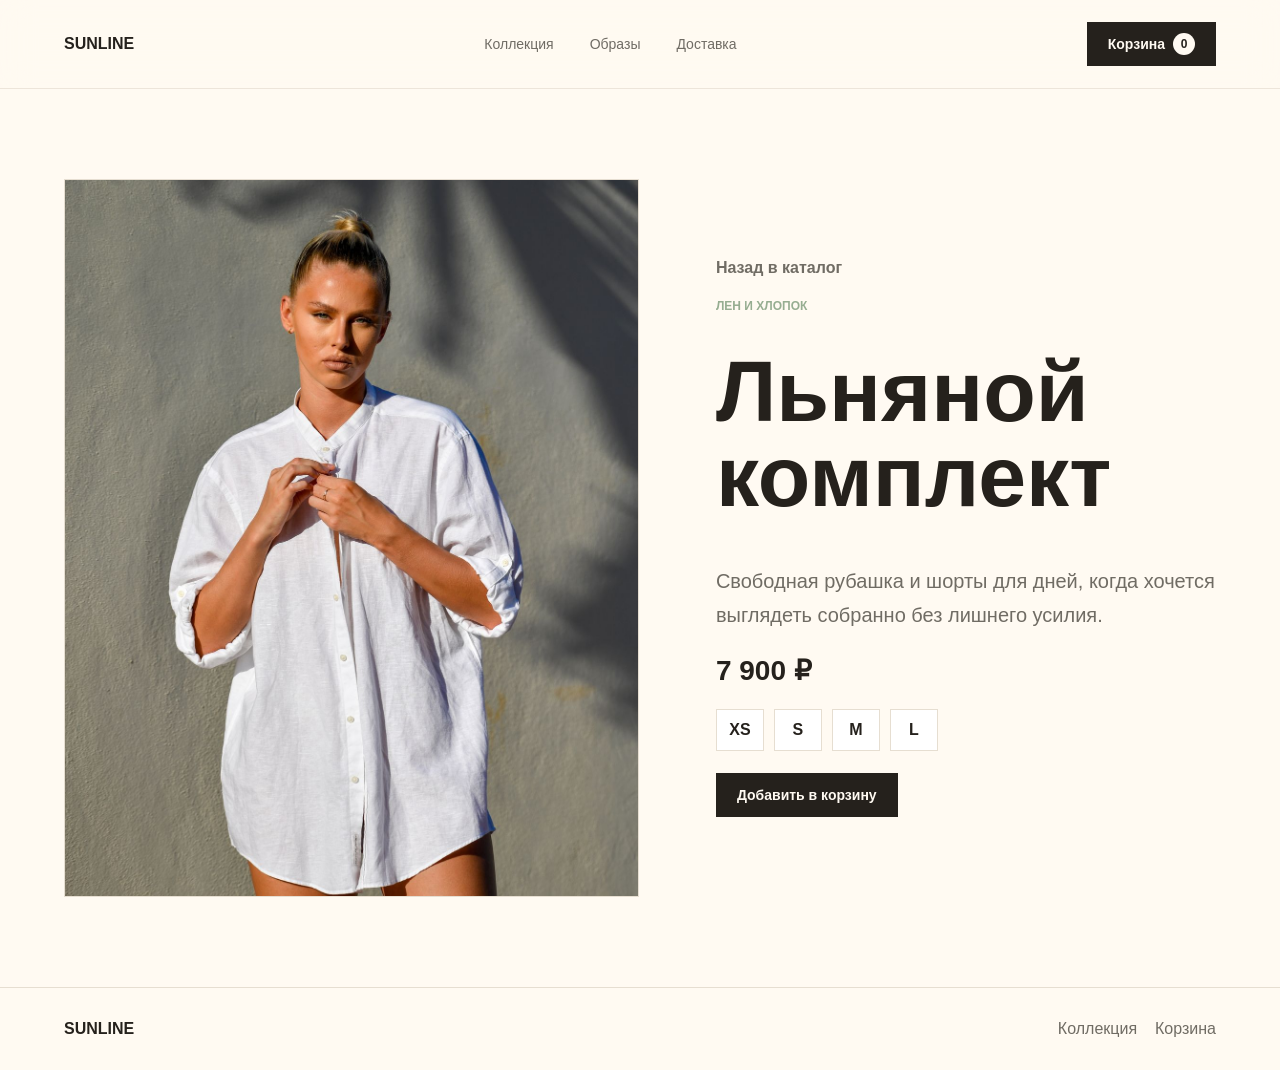
<file: product-linen.html>
<!DOCTYPE html>
<html lang="ru">
<head>
  <meta charset="UTF-8">
  <meta name="viewport" content="width=device-width, initial-scale=1.0">
  <title>Льняной комплект — SUNLINE</title>
  <link rel="stylesheet" href="styles.css">
  <script src="script.js" defer></script>
</head>
<body>
  <header class="site-header">
    <a class="brand" href="index.html">SUNLINE</a>
    <nav aria-label="Главная навигация">
      <a href="catalog.html">Коллекция</a>
      <a href="looks.html">Образы</a>
      <a href="delivery.html">Доставка</a>
    </nav>
    <a class="header-action" href="cart.html">Корзина <span data-cart-count>0</span></a>
  </header>

  <main>
    <section class="product-page">
      <img src="assets/linen-set.jpg" alt="Льняной комплект">
      <div class="product-info">
        <a class="text-link" href="catalog.html">Назад в каталог</a>
        <p class="eyebrow">Лен и хлопок</p>
        <h1>Льняной комплект</h1>
        <p class="lead">Свободная рубашка и шорты для дней, когда хочется выглядеть собранно без лишнего усилия.</p>
        <strong class="product-price">7 900 ₽</strong>
        <div class="size-row" aria-label="Размеры">
          <span>XS</span><span>S</span><span>M</span><span>L</span>
        </div>
        <button class="primary-button" type="button" data-add-to-cart="linen">Добавить в корзину</button>
      </div>
    </section>
  </main>

  <footer class="site-footer">
    <a class="brand" href="index.html">SUNLINE</a>
    <div><a href="catalog.html">Коллекция</a><a href="cart.html">Корзина</a></div>
  </footer>
</body>
</html>
</file>
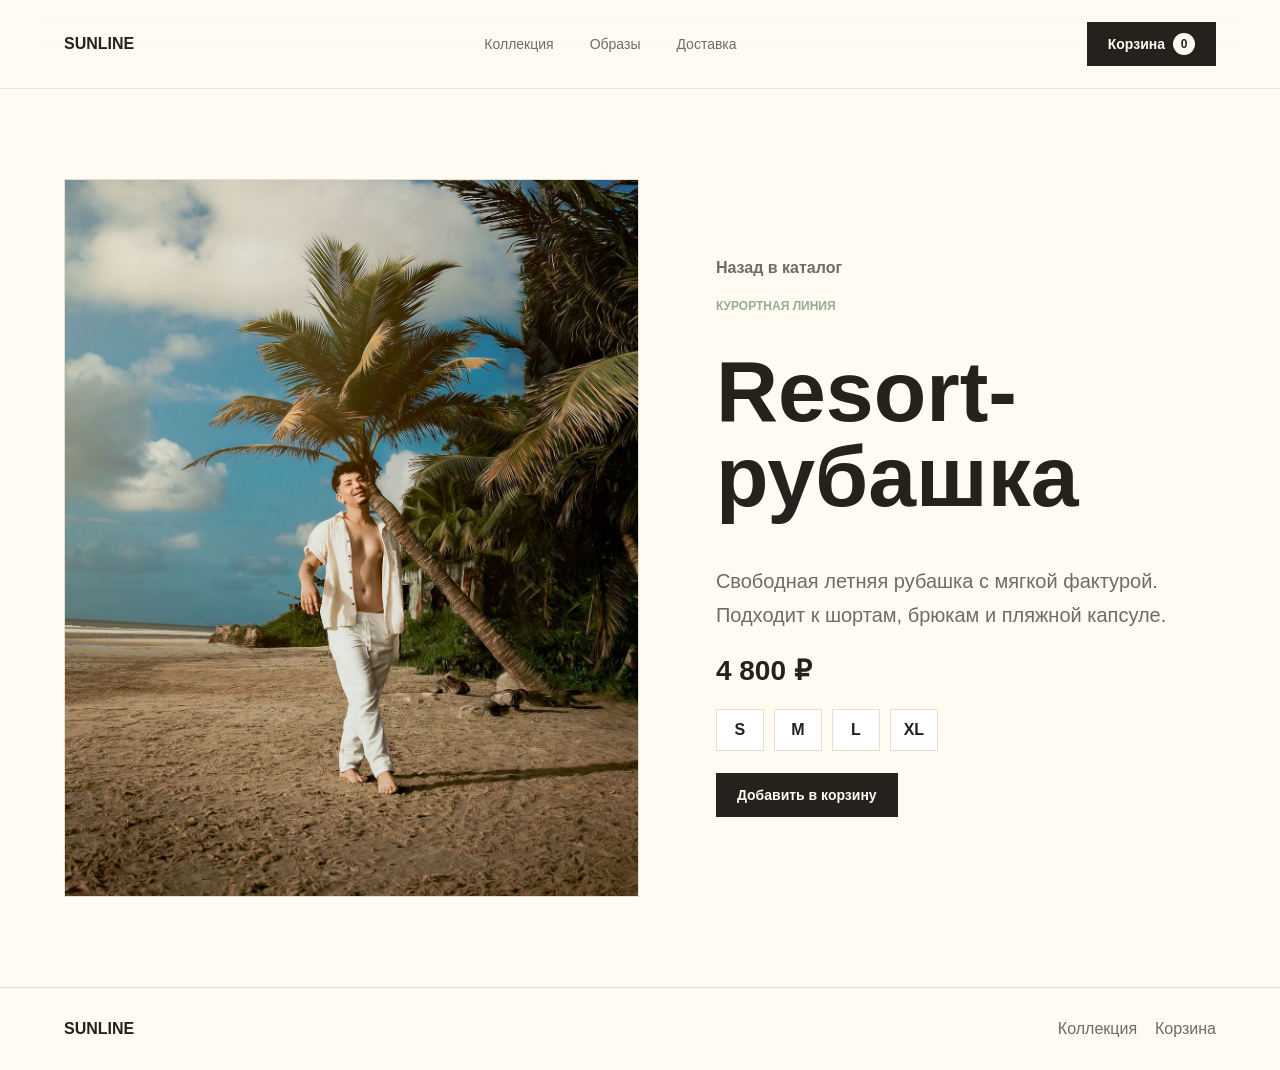
<file: product-shirt.html>
<!DOCTYPE html>
<html lang="ru">
<head>
  <meta charset="UTF-8">
  <meta name="viewport" content="width=device-width, initial-scale=1.0">
  <title>Resort-рубашка — SUNLINE</title>
  <link rel="stylesheet" href="styles.css">
  <script src="script.js" defer></script>
</head>
<body>
  <header class="site-header">
    <a class="brand" href="index.html">SUNLINE</a>
    <nav aria-label="Главная навигация">
      <a href="catalog.html">Коллекция</a>
      <a href="looks.html">Образы</a>
      <a href="delivery.html">Доставка</a>
    </nav>
    <a class="header-action" href="cart.html">Корзина <span data-cart-count>0</span></a>
  </header>

  <main>
    <section class="product-page">
      <img src="assets/resort-shirt.jpg" alt="Resort-рубашка">
      <div class="product-info">
        <a class="text-link" href="catalog.html">Назад в каталог</a>
        <p class="eyebrow">Курортная линия</p>
        <h1>Resort-рубашка</h1>
        <p class="lead">Свободная летняя рубашка с мягкой фактурой. Подходит к шортам, брюкам и пляжной капсуле.</p>
        <strong class="product-price">4 800 ₽</strong>
        <div class="size-row" aria-label="Размеры">
          <span>S</span><span>M</span><span>L</span><span>XL</span>
        </div>
        <button class="primary-button" type="button" data-add-to-cart="shirt">Добавить в корзину</button>
      </div>
    </section>
  </main>

  <footer class="site-footer">
    <a class="brand" href="index.html">SUNLINE</a>
    <div><a href="catalog.html">Коллекция</a><a href="cart.html">Корзина</a></div>
  </footer>
</body>
</html>
</file>
<file: styles.css>
:root {
  --ink: #25211c;
  --muted: #706c64;
  --line: #e6ded1;
  --paper: #fffaf2;
  --soft: #f6efe5;
  --sage: #96ad91;
  --sea: #8eb6bd;
  --sun: #e9bf71;
}

* {
  box-sizing: border-box;
}

html {
  scroll-behavior: smooth;
}

body {
  margin: 0;
  background: var(--paper);
  color: var(--ink);
  font-family: Arial, "Segoe UI", sans-serif;
}

a {
  color: inherit;
  text-decoration: none;
}

.site-header {
  position: sticky;
  top: 0;
  z-index: 10;
  display: flex;
  align-items: center;
  justify-content: space-between;
  gap: 24px;
  padding: 22px clamp(20px, 5vw, 72px);
  background: rgba(255, 250, 242, 0.86);
  border-bottom: 1px solid rgba(230, 222, 209, 0.72);
  backdrop-filter: blur(16px);
}

.brand {
  font-weight: 700;
  letter-spacing: 0;
}

nav {
  display: flex;
  gap: clamp(16px, 3vw, 36px);
  color: var(--muted);
  font-size: 14px;
}

.header-action,
.primary-button,
.secondary-button {
  display: inline-flex;
  align-items: center;
  justify-content: center;
  min-height: 44px;
  padding: 0 20px;
  border: 1px solid var(--ink);
  background: var(--ink);
  color: #fffaf2;
  font-size: 14px;
  font-weight: 600;
  cursor: pointer;
  transition: background 160ms ease, color 160ms ease, border-color 160ms ease;
}

button {
  font-family: inherit;
}

.header-action span {
  min-width: 22px;
  min-height: 22px;
  margin-left: 8px;
  display: inline-grid;
  place-items: center;
  border-radius: 999px;
  background: #fffaf2;
  color: var(--ink);
  font-size: 12px;
}

.secondary-button {
  border-color: var(--line);
  background: #fff;
  color: var(--ink);
}

.primary-button:hover,
.header-action:hover {
  background: #3b342c;
}

.secondary-button:hover {
  border-color: var(--ink);
}

.text-button {
  padding: 0;
  border: 0;
  background: transparent;
  color: var(--muted);
  font: inherit;
  font-weight: 600;
  cursor: pointer;
}

.hero {
  display: grid;
  grid-template-columns: minmax(0, 0.95fr) minmax(320px, 1.05fr);
  min-height: calc(100vh - 89px);
  padding: clamp(40px, 7vw, 96px) clamp(20px, 5vw, 72px) 48px;
  gap: clamp(32px, 6vw, 88px);
  align-items: center;
}

.hero-copy {
  max-width: 640px;
}

.eyebrow {
  margin: 0 0 14px;
  color: var(--sage);
  font-size: 12px;
  font-weight: 700;
  letter-spacing: 0;
  text-transform: uppercase;
}

h1,
h2,
h3,
p {
  margin-top: 0;
}

h1 {
  margin-bottom: 24px;
  font-size: clamp(44px, 7vw, 86px);
  line-height: 0.98;
  letter-spacing: 0;
}

h2 {
  margin-bottom: 0;
  font-size: clamp(30px, 4vw, 52px);
  line-height: 1.04;
  letter-spacing: 0;
}

.lead {
  max-width: 540px;
  margin-bottom: 32px;
  color: var(--muted);
  font-size: clamp(17px, 2vw, 20px);
  line-height: 1.7;
}

.hero-actions {
  display: flex;
  align-items: center;
  gap: 24px;
  flex-wrap: wrap;
}

.text-link {
  color: var(--muted);
  font-weight: 600;
}

.text-link:hover,
nav a:hover,
.site-footer a:hover {
  color: var(--ink);
}

.hero-visual {
  min-height: 520px;
  display: grid;
  place-items: center;
  background: #f2e9dc;
  border: 1px solid var(--line);
  overflow: hidden;
}

.hero-visual:hover img,
.product-card:hover img,
.catalog-card:hover img,
.lookbook-grid article:hover img {
  transform: scale(1.025);
}

.hero-visual img {
  width: 100%;
  height: 100%;
  min-height: 520px;
  object-fit: cover;
  object-position: center;
  display: block;
  transition: transform 220ms ease;
}

.section {
  padding: 76px clamp(20px, 5vw, 72px);
}

.section-heading {
  display: flex;
  justify-content: space-between;
  align-items: end;
  gap: 32px;
  margin-bottom: 32px;
}

.product-grid {
  display: grid;
  grid-template-columns: repeat(3, minmax(0, 1fr));
  gap: 18px;
}

.product-card {
  min-height: 480px;
  display: flex;
  flex-direction: column;
  justify-content: space-between;
  gap: 20px;
  padding: 22px;
  border: 1px solid var(--line);
  background: rgba(255, 255, 255, 0.48);
}

.product-card img {
  width: 100%;
  aspect-ratio: 1 / 1;
  object-fit: cover;
  object-position: center;
  background: var(--soft);
  transition: transform 220ms ease;
}

.product-card h3 {
  margin-bottom: 8px;
  font-size: 20px;
}

.product-card p {
  margin-bottom: 0;
  color: var(--muted);
  line-height: 1.55;
}

.product-card span {
  font-weight: 700;
}

.looks {
  display: grid;
  grid-template-columns: minmax(0, 0.8fr) minmax(280px, 1fr);
  gap: clamp(32px, 6vw, 96px);
  padding: 88px clamp(20px, 5vw, 72px);
  background: #eef3ee;
}

.look-copy p:not(.eyebrow) {
  max-width: 560px;
  margin-top: 24px;
  margin-bottom: 0;
  color: #5d6659;
  font-size: 18px;
  line-height: 1.7;
}

.look-list {
  display: grid;
  border-top: 1px solid rgba(37, 33, 28, 0.2);
}

.look-list a {
  display: flex;
  justify-content: space-between;
  gap: 24px;
  padding: 28px 0;
  border-bottom: 1px solid rgba(37, 33, 28, 0.2);
  font-size: clamp(22px, 3vw, 36px);
  font-weight: 600;
}

.look-list strong {
  color: var(--sage);
  font-size: 16px;
}

.service {
  display: grid;
  grid-template-columns: minmax(0, 0.8fr) minmax(280px, 1fr);
  gap: 40px;
}

.service-grid {
  display: grid;
  grid-template-columns: repeat(3, minmax(0, 1fr));
  gap: 14px;
}

.service-grid a {
  min-height: 128px;
  margin: 0;
  display: flex;
  align-items: end;
  padding: 18px;
  border: 1px solid var(--line);
  background: #fff;
  color: var(--muted);
  line-height: 1.5;
}

.new-season,
.cta {
  border-top: 1px solid var(--line);
}

.feature-grid,
.info-grid {
  display: grid;
  grid-template-columns: repeat(3, minmax(0, 1fr));
  gap: 16px;
  margin-top: 32px;
}

.feature-grid div,
.info-grid article {
  min-height: 220px;
  padding: 24px;
  border: 1px solid var(--line);
  background: #fff;
}

.feature-grid strong {
  display: block;
  margin-bottom: 44px;
  color: var(--sage);
}

.feature-grid p,
.info-grid p {
  margin: 0;
  color: var(--muted);
  line-height: 1.65;
}

.cta {
  text-align: center;
}

.cta h2 {
  margin-bottom: 28px;
}

.site-footer {
  display: flex;
  justify-content: space-between;
  gap: 24px;
  padding: 32px clamp(20px, 5vw, 72px);
  border-top: 1px solid var(--line);
  color: var(--muted);
}

.site-footer .brand {
  color: var(--ink);
}

.site-footer div {
  display: flex;
  flex-wrap: wrap;
  gap: 18px;
}

.page-hero {
  padding: clamp(56px, 8vw, 104px) clamp(20px, 5vw, 72px) 48px;
  border-bottom: 1px solid var(--line);
}

.page-hero h1 {
  max-width: 900px;
}

.page-hero p:not(.eyebrow) {
  max-width: 680px;
  margin-bottom: 0;
  color: var(--muted);
  font-size: 18px;
  line-height: 1.7;
}

.catalog-grid,
.lookbook-grid {
  display: grid;
  grid-template-columns: repeat(3, minmax(0, 1fr));
  gap: 18px;
}

.catalog-card,
.lookbook-grid article {
  display: flex;
  flex-direction: column;
  gap: 20px;
  padding: 20px;
  border: 1px solid var(--line);
  background: rgba(255, 255, 255, 0.58);
}

.catalog-card img,
.lookbook-grid img {
  width: 100%;
  aspect-ratio: 4 / 5;
  object-fit: cover;
  display: block;
  transition: transform 220ms ease;
}

.catalog-card h2,
.lookbook-grid h2,
.cart-item h2,
.info-grid h2 {
  margin-bottom: 10px;
  font-size: 22px;
  line-height: 1.15;
}

.catalog-card p,
.lookbook-grid p {
  color: var(--muted);
  line-height: 1.55;
}

.card-row {
  display: flex;
  align-items: center;
  justify-content: space-between;
  gap: 14px;
  margin-top: auto;
}

.product-page {
  display: grid;
  grid-template-columns: minmax(280px, 0.92fr) minmax(320px, 0.8fr);
  gap: clamp(32px, 6vw, 88px);
  align-items: center;
  padding: clamp(40px, 7vw, 96px) clamp(20px, 5vw, 72px);
}

.product-page > img {
  width: 100%;
  max-height: 760px;
  object-fit: cover;
  aspect-ratio: 4 / 5;
  border: 1px solid var(--line);
}

.product-info {
  display: grid;
  justify-items: start;
  gap: 22px;
}

.product-info .lead {
  margin-bottom: 0;
}

.product-price {
  font-size: 28px;
}

.size-row {
  display: flex;
  gap: 10px;
  flex-wrap: wrap;
}

.size-row span {
  min-width: 48px;
  min-height: 42px;
  display: inline-grid;
  place-items: center;
  border: 1px solid var(--line);
  background: #fff;
  font-weight: 600;
}

.cart-layout {
  display: grid;
  grid-template-columns: minmax(0, 1fr) 320px;
  gap: 24px;
  align-items: start;
}

.cart-items {
  display: grid;
  gap: 14px;
}

.cart-item,
.empty-cart,
.cart-summary {
  border: 1px solid var(--line);
  background: #fff;
}

.cart-item {
  display: grid;
  grid-template-columns: 118px minmax(0, 1fr) auto;
  gap: 18px;
  align-items: center;
  padding: 16px;
}

.cart-item img {
  width: 118px;
  height: 118px;
  object-fit: cover;
}

.cart-item p,
.cart-summary p {
  margin: 0;
  color: var(--muted);
}

.empty-cart,
.cart-summary {
  padding: 24px;
}

.cart-summary {
  position: sticky;
  top: 104px;
  display: grid;
  gap: 18px;
}

.cart-summary strong {
  font-size: 32px;
}

@media (max-width: 860px) {
  .site-header {
    position: static;
  }

  nav {
    display: none;
  }

  .hero,
  .looks,
  .service {
    grid-template-columns: 1fr;
  }

  .hero {
    min-height: auto;
  }

  .hero-visual {
    min-height: 360px;
  }

  .product-grid,
  .service-grid,
  .feature-grid,
  .catalog-grid,
  .lookbook-grid,
  .info-grid,
  .product-page,
  .cart-layout {
    grid-template-columns: 1fr;
  }

  .section-heading {
    display: block;
  }
  .cart-summary {
    position: static;
  }

  .site-footer {
    flex-direction: column;
  }
}

@media (max-width: 520px) {
  .site-header {
    padding: 18px 16px;
  }

  .header-action {
    min-height: 40px;
    padding-inline: 14px;
  }

  .hero,
  .section,
  .looks {
    padding-left: 16px;
    padding-right: 16px;
  }

  h1 {
    font-size: 42px;
  }

  .look-list a {
    flex-direction: column;
    gap: 10px;
  }

  .card-row,
  .cart-item {
    grid-template-columns: 1fr;
  }

  .card-row {
    align-items: stretch;
    flex-direction: column;
  }

  .cart-item img {
    width: 100%;
    height: auto;
    aspect-ratio: 1 / 1;
  }
}
</file>
